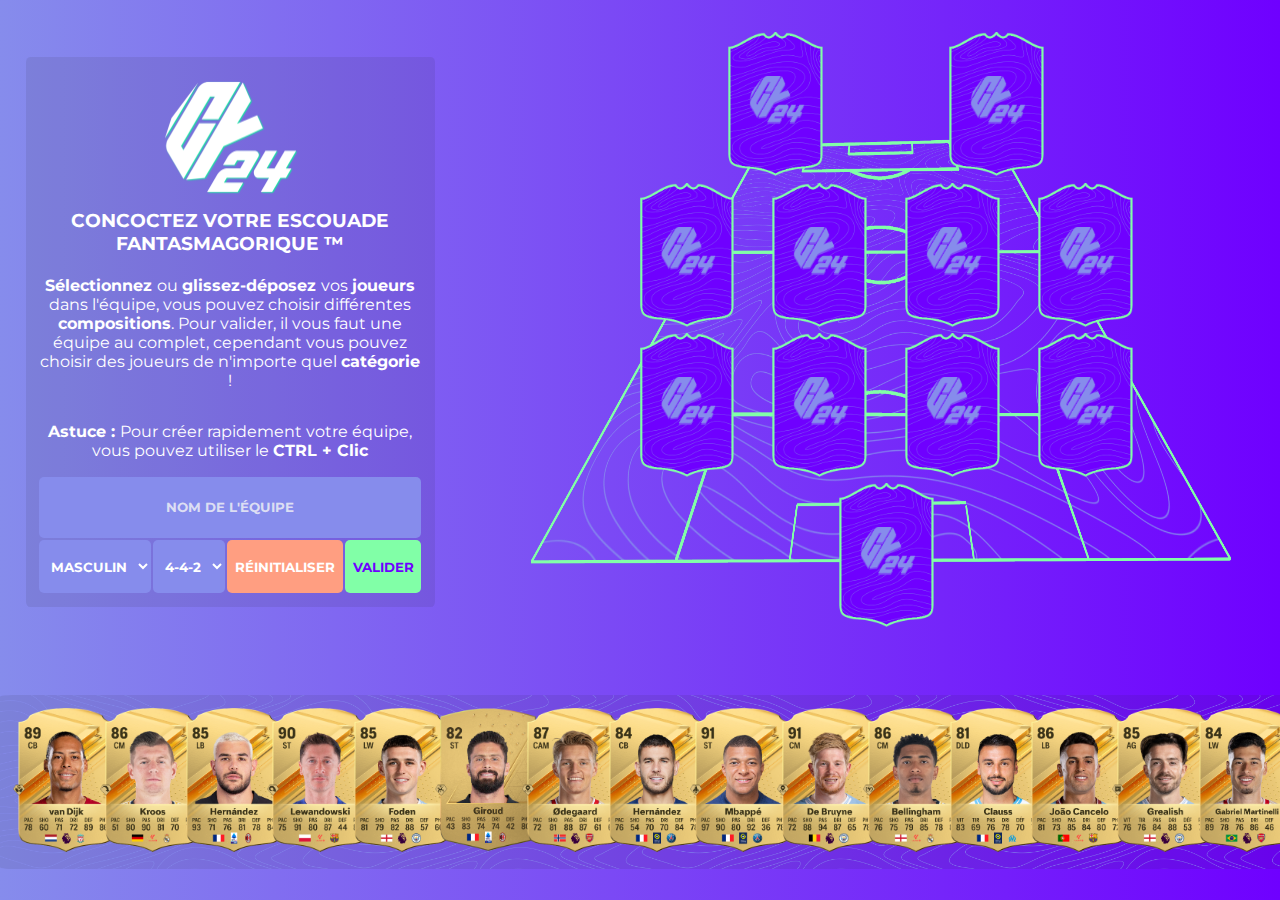
<file: index.html>
<!DOCTYPE html>
<html>
	<head>
		<title>CY24 ⚽ </title>
		<link rel ="stylesheet" type="text/css" href="style.css"/>
		<link rel="icon" type="image/x-icon" href="content/img/CY24.png">
		<meta charset="utf-8">
	</head>
	<body>
		
        <div class="interface">
            <nav>
                <img src="content/img/CY24.png" class="image_haut"/>
                <h3>CONCOCTEZ VOTRE ESCOUADE FANTASMAGORIQUE ™</h3>
                <p> <b> Sélectionnez </b> ou <b> glissez-déposez </b>vos <b>joueurs </b> dans l'équipe, vous pouvez choisir différentes <b>compositions</b>.
                    Pour valider, il vous faut une équipe au complet, cependant vous pouvez choisir des joueurs de n'importe quel <b>catégorie</b   > !
                </p>
                <p>
                    <b>Astuce :  </b> Pour créer rapidement votre équipe, vous pouvez utiliser le <b>CTRL + Clic</b>
                </p>
                <form id="menu" name="menu" action="resultat.html" method="GET">
                    <span id="infos" name="infos" for="menu" required>

                    </span>
                    <input type="text" class="bouton" placeholder="NOM DE L'ÉQUIPE" name="nom_equipe" id="nom_equipe" maxlength="36">
                    <select onchange="afficherJoueurs(Event)" name="categorie" class="bouton" id="categorie">
                        <option value="homme">MASCULIN</option>
                        <option value="femme">FÉMININ</option>
                        <option value="nice">OGC NICE</option>
                        <option value="animal">???</option>
                    </select> 
                    <select name="compo" class="bouton" id="compo" onchange="reinitialiser()">
                        <option value="4,4,2">4-4-2</option>
                        <option value="5,3,2">5-3-2</option>

                        <option value="4,3,3">4-3-3</option>
                        <option value="4,2,4">4-2-4</option>

                        <option value="3,2,5">3-2-5</option>
                        <option value="3,4,3">3-4-3</option>
                        <option value="3,5,2">3-5-2</option>

                        <option value="2,3,5">2-3-5</option>
                        
                    </select>  
                    <input type="button" id="reset" value="RÉINITIALISER" onclick="reinitialiser()">
                    <input type="button" onclick="envoyer()" class="bouton" id="valider" value="VALIDER">
                    
                
                </form>
            </nav>

		    <div class="equipe">
                
            </div>
        </div>
        
        <div class="selection" id="joueursH" onWheel= "this.scrollLeft+=event.deltaY>0?100:-100"></div>
		
		<script type="text/javascript" src="fifa.js"></script>
	</body>
</html>
</file>
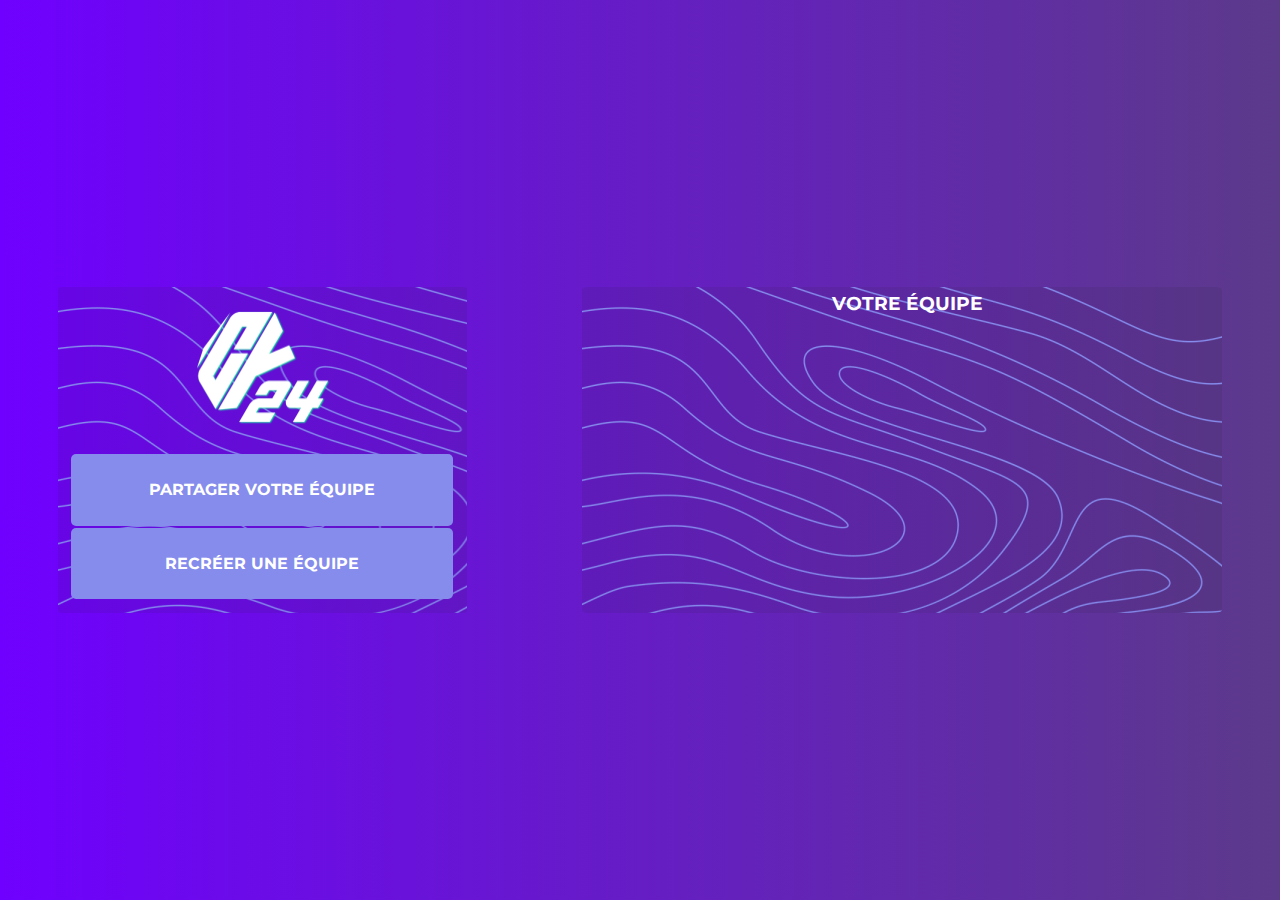
<file: resultat.html>
<!DOCTYPE html>
<html>
<head>
    <meta charset="utf-8">
    <meta http-equiv="Content-Type" content="text/html;charset=UTF-8">
    <title>CY24 ⚽ - Votre équipe</title>
    <link rel="icon" type="image/x-icon" href="content/img/CY24.png">
    <link rel="stylesheet" href="style.css">
    <link rel="stylesheet" href="resultat.css">
    
</head>

<style>

</style>


<body>
    
    <form class="interface">

        <nav>
            <img src="content/img/CY24.png" class="image_haut" width="25%"/>
            <br>
            <a class="bouton" onclick="partager()" id="partage">PARTAGER VOTRE ÉQUIPE</a>
            <a class="bouton" onclick="location.href='./index.html';"> RECRÉER UNE ÉQUIPE</a> 
        </nav>

        <fieldset id="form">
            <nav>
                <h3 id="nom_equipe">VOTRE ÉQUIPE</h3>
                <h3 id="compo"></h3>
            </nav>
            <div class="equipe"></div>
        </fieldset>

        <img src="content/img/CY24.png" class="image_tel"  width="25%"/>

        
        
    </form>
    
    
    
    <script type="text/javascript" src="resultat.js"></script>
</body>



</html>
</file>
<file: style.css>
/* Police Montserrat */
@font-face {
  font-family: Montserrat;
  src: url(content/Montserrat-VariableFont_wght.ttf) format("truetype");
  font-display: block;
}


/* Animation de rotation 3D*/
@keyframes rotation { 
  0% {
      transform: rotate3d(0,1,0,0deg);
      -webkit-transform: rotate3d(0,1,0,0deg);
  }

  100% {
      transform: rotate3d(0,1,0,360deg);
      -webkit-transform: rotate3d(0,1,0,360deg);
  }
}

@keyframes apparition {
  0% {
      transform: rotate3d(0,1,0,0deg);
      -webkit-transform: rotate3d(0,1,0,0deg);
  }

  100% {
      transform: rotate3d(0,1,0,360deg);
      -webkit-transform: rotate3d(0,1,0,360deg);
  }
}


html,body {
  min-width: 100vw;
  min-height: 100vh;

  /* Pour éviter le delai de 0.3s sur mobile quand on clique*/
  -ms-touch-action: manipulation;
  touch-action: manipulation;
}

body {
  display: flex;
  flex-direction: column;
  justify-items: center;
  justify-content: space-around;
  margin: 0;
  overflow-x:hidden;
  font-family:'Montserrat','Segoe UI', Tahoma, Geneva, Verdana, sans-serif;
  color:white;
  background: linear-gradient(0.75turn, #6f00ff, #868cec);
}



/* Titres */ 
h1{
  margin-left:5px;
	font-family: 'Montserrat', sans-serif;
  color:rgb(0, 0, 0);
  text-shadow: rgb(255, 255, 255) 2px 3px;
}

h2 {
  margin-left:5px;

	font-family: 'Montserrat', sans-serif;
  color: rgb(255, 255, 255);
  text-shadow: #73a380 2px 2px;
    
}

h3{
  margin: 5px;
	font-family: 'Montserrat', sans-serif;
  color: rgb(255, 255, 255);
}

/* Paragraphe */ 
p {
  text-justify:auto;
}

/* Image CY24 sur PC */ 
.image_haut {
  width: 35%;
  align-self: center;
  justify-self: center;
}



/* ref: https://www.youtube.com/watch?time_continue=3&v=p9nBDZisuio&embeds_referring_euri=https%3A%2F%2Fwww.dhnet.be%2F&source_ve_path=MTM5MTE3LDIzODUx&feature=emb_title */ 

/* Image du joueur dans la carte */ 
.joueur{
  height: 9em; /* Définit la taille de la carte (important) */
}


/* Overlay (blanc un peu transparent) au dessus de la carte (encadré vert)*/ 
.overlay {
  height: 100%;
  width: 105%;
  position: relative;
}

.overlay:before {
  content: "";
  position: absolute;
  top: 0;
  left: -4.5%;
  height: 100%;
  width: 105%;
  transition: all 0.1s;
  opacity: 0;
  background-position: center;
  background-repeat: no-repeat;
  background: url(content/img/overlay3.webp);
  background-size: 100% 100%;
  filter: grayscale(100%) brightness(200%);
  overflow: visible;

}
.overlay:hover:before {
  opacity: 0.5;
}


/* CARTE (englobe l'image et l'overlay)*/
.carte {
  flex-shrink: 0;
  transition: all 0.25s;
}


.carte:hover {
  cursor: pointer;
  z-index: 3;

  
  transform: scale(1.2);
  -webkit-transform: scale(1.2);
  transition: all 0.2s;
}

.carte > .overlay > img {
  animation: apparition 450ms ease;
}

/* CARTE vide*/
.vide {
  margin: unset;
  cursor: pointer;
  z-index: 3;

  
  transform: scale(1);
  -webkit-transform: scale(1);
  
}

/* Carte sélectionné, mis en valeur avec une taille x1.2 et décale les autres cartes */ 
#carte_clique {
    z-index: 2;
    flex-shrink: 0;
    margin-right:0px;
    transform: scale(1.2);
    -webkit-transform: scale(1.2);
    overflow: visible;
}


/* Animation joué quand la carte se fait sélectionner */
#carte_clique > .overlay > img {
  animation: rotation 450ms ease;
}
/* Overlay devient vert (filter unset) et se ressert*/
#carte_clique > .overlay::before {
  filter:unset;
  background-position: center;
  background-repeat: no-repeat;
  
  background-size: 95% 95%;
  opacity: 1;
  z-index: 3;
}


/* Rouge au survol pour supprimer la carte de l'équipe */ 
.equipe > div > div > #carte_clique > .overlay.overlay:hover:before {
  filter: invert(48%) sepia(69%) saturate(4957%) hue-rotate(343deg) brightness(99%) contrast(92%);
}



/* INTERFACE (englobe la navigation et l'équipe) */ 
.interface {
  margin:0px;
  padding: 0%;
  display: flex;
  width: 100%;
  height: 50%;
  flex-direction: row;
  justify-items:left;
  justify-content: flex-start;
}


/* Equipe (à droite)*/
.equipe {
  justify-self: flex-end;
  width: 55%;
  padding: 0;
  margin: 0;
  background-image: url("content/img/terrain4.png");
  background-size: 100% 100%;
  background-position: center;

  display: flex;
  flex-direction: column;
  justify-content: space-around;
  
}

/* Ligne dans l'équipe*/
.equipe > div {
  align-self: center;
  display: flex;
  width: 80%;
  flex-direction: row;
  justify-content: space-evenly
}

/* Cartes dans l'équipe */
.equipe > div > .carte {
  display: flex;
  flex-direction: row;
  justify-content: space-evenly;
  margin-right: unset;
  
}


/* SELECTION (partie basse) */
.selection{
  position:sticky; /* Reste toujours sur la page*/
  bottom: 0; /* Toujours en bas*/


  width: 100%;
  min-height: 18%;
  padding-top: 1%;
  padding-bottom: 1%;
  padding-left: 1%;
  

  margin-top: 0px;
  display: flex;
  flex-wrap: nowrap;
  margin: none;
  color: white;
  overflow-x: auto;
  align-items: end;

  scrollbar-color: #81ffa7 white; /* Change couleur de la barre scroll*/
  background-image: url("content/img/topography3.webp");
  background-size: 25%;
  background-color: #25252517;
  border-radius: 1%;

  justify-self: flex-start;
  
}

.selection > .carte {
  flex-shrink: 0;
  margin-right: -15px; /* Les cartes sont un peu empilés entres elles*/
  transition: all 0.25s;
}

.selection > .carte:hover {
  cursor: pointer;
  z-index: 3;

  
  transform: scale(1.2); /* Aggrandit la carte quand on passe la souris dessus*/
  -webkit-transform: scale(1.2);
  margin-right:0px;
  transition: all 0.2s;
  overflow: visible;
}


/* NAVIGATION */

nav {
  align-self: center;
  font-size: 1em;
  margin: 2%;
  text-align: center;
  width: 30%;
  height: 100%;
  padding: none;
  background-color: #25252517;
  margin-right: 7.5%;
  padding: 1%;
  border-radius: 1%;
  flex-shrink: 2;

  display: flex;
  flex-direction: column;
  justify-items: flex-start;
}


#menu { /* Formulaire englobant les boutons*/
  display: flex;
  flex-wrap: wrap;
  flex-direction: row;
  justify-content: center; 
}




/* BOUTONS */
.bouton, #reset, #valider {
  display: flex;
  justify-content: center;
  align-items: center;
  text-align: center;
  margin: 0.25%;
  padding: 1%;
  vertical-align: middle;
  font-family: Montserrat;
  font-weight: bold;
  background-color: #868cec; /*couleur de fond des cartes */ 
  height: 4em;
  color: white;
  text-shadow: #6f00ff;
  border: none;
  border-radius: 5px;
  flex-grow: 3;
} 

.bouton:hover {
  cursor: pointer;
  background-color: #a8f7bf;
  color:#6f00ff;
  transition: all 0.2s;
  



} 

option {
  font-family: Montserrat;
  font-weight: bold;
}

#reset {
  background-color: #ff9e81;
}

#reset:hover {
  cursor: pointer;
  background-color: #f1c5b8;
}

#valider {
  background-color: #81ffa7;
  color: white;
  color: #6f00ff;
  text-shadow: #6f00ff;
}

#valider:hover {
  cursor: pointer;
  color: #a8f7bf;
  background-color:#6f00ff;
  transition: all 0.2s;
} 

#nom_equipe {
  width: 100%;
  flex-grow: 3;
}

#nom_equipe:hover {
  cursor:text;
}

#nom_equipe::placeholder {
  color:rgba(245, 245, 245, 0.801)
}

.bouton:active {
  color: #ffffff;
  transition: all 0s;

}

/* ----------------------------------------------------------

CSS qui concerne les écrans de téléphones

---------------------------------------------------------- */ 
@media screen and (max-width: 1200px) {
  body {
    font-size: 1.8em;
  }

  .joueur{
    height: 7em; /* Définit la taille de la carte (important) */
  }

  .interface {
    flex-direction: column;
    justify-items: center;
    align-items: center;
    align-content: space-around;
    padding-right: 0%;
  }

  .image_haut {
    width: 35%;
  }

  
  nav {
    margin: 0%;
    width: 100%;
    align-self: center;
    background: none;
  }

  .selection {
    position:unset;
    bottom: unset;
    
    align-self : center;
    width: 80%;
    padding: 5%;
    justify-content: center;
    align-items: start;
    align-content: start;
    flex-wrap: wrap;
  }

  .equipe {
    margin:0px;
    width: 100%;
  }


  #menu {
    flex-wrap:wrap;
    overflow: visible;
  }
  .bouton, #reset {
    font-size: 1em;
    min-width: 200px;
    max-width: 100%;
    flex-grow: 3;
  }


  .overlay:hover:before {
    opacity: 0;
  }
}
</file>
<file: resultat.css>
/* SECONDE PAGE*/ 
body {
    background: linear-gradient(-0.75turn, #6f00ff, #5c3a8a);
}

.image_tel {
    display: none;
    width: 25%;
}

.bouton {
  flex-grow: 0;
}

.interface {
    align-self: center;
    margin: 2.5%;
    display: flex;
    flex-direction: row;
    justify-content: space-around;
    height: 80%;
}
  
  fieldset {
    align-items: center;
    margin: 0;
    padding: 0;
    width: 50%;
    display: flex;
    flex-direction: column;
    border: none;
    align-content: center;
    align-items: center;
  }
  
  fieldset > .equipe {
    width: 100%;
    margin: 0px;
    padding:0px;
  }
  
  .interface > nav {
    justify-self: center;
    height: unset;
    margin: 0px;
    background-image: url("content/img/topography3.webp");
    align-self: stretch;
  }
  
  fieldset > nav {
    width: 100%;
    justify-self: center;
    align-self: unset;
    margin: 0px;
    padding: unset;
    background-image: url("content/img/topography3.webp");
  }
  
  fieldset > .equipe > div > div > .carte {
    width: 100%;  
    justify-self: center;
  }
  
  fieldset > .equipe > div > div > .carte:hover {
    cursor: zoom-in;
    transform: scale(1.5);
  }

  fieldset > .equipe > div > div:hover {
    z-index: 3;
  }
  
  fieldset > .equipe > div > div > .carte > .overlay::before {
    opacity: 0;
  }

  @media screen and (max-width: 1200px) {
    
    html,body {
      height: 100%;
    }

    body {
      font-size: 2em;
    }

    .interface {

      flex-direction: column-reverse;
      justify-items: center;
      align-items: center;
      align-content: space-around;
      justify-content: space-evenly;
      
    }

    fieldset {
        width: 100%;
    }

    .image_haut {
      display: none;
    }
    
    nav {
      height: unset;
      align-self: center;
      background: none;
    }
  
    .selection {
      align-items: start;
      align-content: start;
      flex-wrap: wrap;
    }
  
    .equipe {
      margin:0px;
      padding: 0%;
      width: 100%;
    }
  
    .bouton {
      font-size: 0.8em;
    }
  

    .image_tel {
      justify-self: flex-end;
        display: block;
        width: 50%;
    }
  
  
  }
</file>
